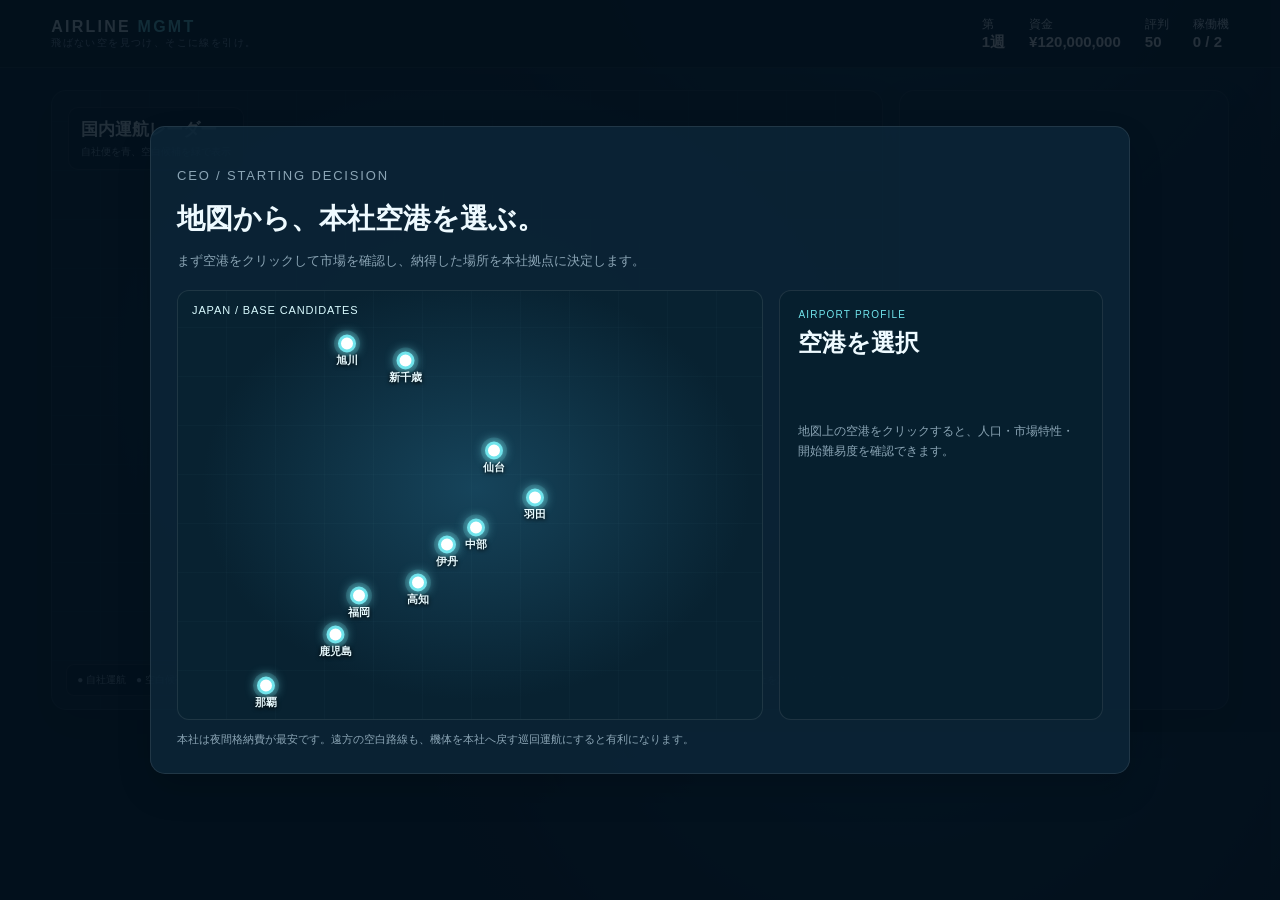
<file: prototype/game.html>
<!doctype html><html lang="ja"><head><meta charset="utf-8"><meta name="viewport" content="width=device-width,initial-scale=1"><title>飛ばない空を見つけろ — AIRLINE MGMT</title><style>
:root{--bg:#071826;--panel:#0d2739;--line:#ffffff18;--ink:#eefaff;--muted:#8ba5b5;--cyan:#71e4ec;--green:#5ee6a8;--amber:#f8ce63;--red:#ff7b8d}*{box-sizing:border-box}body{margin:0;background:radial-gradient(circle at 70% -15%,#19627b70,transparent 40%),var(--bg);color:var(--ink);font-family:Arial,'Yu Gothic',sans-serif}.top{height:68px;padding:0 4vw;display:flex;align-items:center;justify-content:space-between;border-bottom:1px solid var(--line);background:#061624ee}.logo{font-weight:900;letter-spacing:.14em}.logo span{color:var(--cyan)}.tag{font-size:10px;color:var(--muted);letter-spacing:.14em}.statbar{display:flex;gap:24px;font-size:12px}.statbar b{display:block;color:#fff;font-size:15px}.shell{max-width:1480px;margin:auto;padding:22px 4vw}.game{display:grid;grid-template-columns:minmax(0,1fr) 330px;gap:16px}.card{background:#0c2638df;border:1px solid var(--line);border-radius:15px;box-shadow:0 16px 35px #0002}.map{height:620px;position:relative;overflow:hidden;background:radial-gradient(ellipse at 51% 46%,#16445b,#082231 65%)}.map:before{content:'';position:absolute;inset:0;background:repeating-linear-gradient(90deg,transparent 0,transparent 48px,#8ce1eb0b 49px),repeating-linear-gradient(0deg,transparent 0,transparent 48px,#8ce1eb0b 49px)}.map-head{position:absolute;z-index:3;top:16px;left:16px;background:#061827d9;border:1px solid var(--line);border-radius:10px;padding:10px 12px}.map-head h1{margin:0;font-size:17px}.map-head p{font-size:10px;color:var(--muted);margin:4px 0 0}.route-line{position:absolute;height:2px;background:linear-gradient(90deg,var(--cyan),#6d7cff);transform-origin:0 50%;opacity:.8;box-shadow:0 0 8px #5ce1ee}.route-line.warn{background:var(--amber)}.plane{position:absolute;color:#fff;font-size:15px;text-shadow:0 0 8px var(--cyan);z-index:2}.airport{position:absolute;z-index:2;transform:translate(-50%,-50%);border:0;background:transparent;color:#d9fbff;cursor:pointer;font-size:11px;font-weight:bold;text-shadow:0 1px 4px #000}.airport i{display:block;margin:auto;width:13px;height:13px;border:3px solid var(--cyan);background:#fff;border-radius:50%;box-shadow:0 0 0 4px #75e5ed28,0 0 14px #75e5ed}.airport:hover i,.airport.active i{background:var(--cyan);transform:scale(1.25)}.airport small{display:block;color:#9bc8d2;margin-top:4px}.map-foot{position:absolute;z-index:3;bottom:13px;left:14px;right:14px;display:flex;justify-content:space-between;border:1px solid var(--line);background:#061827d9;border-radius:8px;padding:8px 10px;color:var(--muted);font-size:10px}.side{padding:15px}.side h2{font-size:16px;margin:0}.side p{font-size:11px;line-height:1.55;color:var(--muted)}.market{padding:10px;border:1px solid var(--line);border-radius:10px;background:#061d2c7a;margin:10px 0}.market b{font-size:13px}.market small{display:block;color:var(--muted);font-size:10px;margin-top:4px}.gap{color:var(--green)}.blocked{color:var(--red)}.field{margin-top:12px}.field label{display:block;font-size:10px;color:#abc6d1;font-weight:bold;margin-bottom:5px}.field select,.field input{width:100%;padding:9px;border-radius:7px;border:1px solid var(--line);background:#061827;color:#fff;font:inherit;font-size:12px}.row{display:grid;grid-template-columns:1fr 1fr;gap:8px}.btn{margin-top:12px;width:100%;border:0;border-radius:8px;padding:10px;background:var(--cyan);color:#05212d;font-weight:bold;cursor:pointer}.btn.secondary{background:#ffffff10;color:#d9f5f8;border:1px solid var(--line)}.routes{border-top:1px solid var(--line);margin-top:13px;padding-top:12px;max-height:195px;overflow:auto}.route{padding:9px 0;border-bottom:1px solid #ffffff0d;font-size:11px}.route b{display:block}.route span{color:var(--muted);font-size:10px}.modal{position:fixed;inset:0;z-index:10;display:grid;place-items:center;background:#03101bdd}.modal.hide{display:none}.start{width:min(840px,92vw);padding:30px}.start h1{font-size:30px;margin:0}.start h1 span{color:var(--cyan)}.start>p{color:var(--muted);font-size:13px;line-height:1.65}.bases{display:grid;grid-template-columns:repeat(3,1fr);gap:12px;margin-top:20px}.base{padding:16px;text-align:left;border-radius:12px;border:1px solid var(--line);background:#ffffff06;color:#fff;cursor:pointer}.base:hover{border-color:var(--cyan);background:#71e4ec13}.base b{font-size:16px}.base small{display:block;color:var(--muted);margin:6px 0;font-size:11px}.base em{font-style:normal;color:var(--green);font-size:11px}.result{margin-top:12px;padding:10px;border-radius:8px;background:#5ee6a810;color:#c7f9df;font-size:11px;line-height:1.5}.turn{font-size:12px;color:var(--muted)}.toast{position:fixed;right:20px;bottom:20px;z-index:12;background:#0d3948;border:1px solid #71e4ec88;border-radius:9px;padding:12px;opacity:0;transform:translateY(10px);transition:.2s;font-size:12px}.toast.show{opacity:1;transform:none}@media(max-width:980px){.game{grid-template-columns:1fr}.map{height:520px}.statbar{gap:10px}.bases{grid-template-columns:1fr}}@media(max-width:600px){.nav{display:none}.statbar{font-size:10px}.shell{padding:15px}.map{height:480px}.start{padding:22px}.start h1{font-size:24px}}
</style></head><body><header class="top"><div><div class="logo">AIRLINE <span>MGMT</span></div><div class="tag">飛ばない空を見つけ、そこに線を引け。</div></div><div class="statbar"><div>第 <b id="week">1週</b></div><div>資金 <b id="cash">¥120,000,000</b></div><div>評判 <b id="rep">50</b></div><div>稼働機 <b id="fleet">0 / 2</b></div></div></header><main class="shell"><section class="game"><div class="card map" id="map"><div class="map-head"><h1>国内運航レーダー</h1><p>自社便を青、空白候補を緑で表示</p></div><div id="mapRoutes"></div><div id="mapAirports"></div><div class="map-foot"><span>● 自社運航　● 空白候補　● 大手本丸</span><span id="baseLabel">本社を選択してください</span></div></div><aside class="card side"><div id="panel"></div></aside></section></main><div class="modal" id="start"><section class="card start"><p class="tag">CEO / STARTING DECISION</p><h1>どの空港から<span>空白</span>を飛ぶ？</h1><p>本社は夜間格納費を決め、最初に見つかる市場を変えます。小型ジェット2機、初期資金1億2,000万円で開始します。</p><div class="bases"><button class="base" onclick="startGame('旭川')"><b>旭川空港</b><small>ニッチ特化 / 新千歳の影</small><em>夜間格納 1　難易度：中</em></button><button class="base" onclick="startGame('仙台')"><b>仙台空港</b><small>地方ハブ / 空白に近い</small><em>夜間格納 1　難易度：低</em></button><button class="base" onclick="startGame('福岡')"><b>福岡空港</b><small>需要大 / 中堅と衝突</small><em>夜間格納 1　難易度：中</em></button></div></section></div><div class="toast" id="toast"></div><script>
const A={旭川:[29,14,0.33,'AKJ',0],新千歳:[39,18,1.4,'CTS',1],仙台:[54,39,2.3,'SDJ',0],羽田:[61,50,14.0,'HND',2],中部:[51,57,7.5,'NGO',1],伊丹:[46,61,8.8,'ITM',2],高知:[41,70,.69,'KCZ',0],福岡:[31,73,5.1,'FUK',1],鹿児島:[27,82,1.58,'KOJ',0],那覇:[15,94,1.46,'OKA',1]};const gaps=new Set(['旭川-仙台','仙台-高知','高知-那覇','鹿児島-仙台','旭川-福岡','仙台-鹿児島']);let S={base:null,cash:120000000,rep:50,week:1,routes:[],selected:'仙台'};const map=document.getElementById('map');
function pos(n){return{x:A[n][0],y:A[n][1]}}function routeKey(a,b){return[a,b].sort().join('-')}function toast(t){const e=document.getElementById('toast');e.textContent=t;e.classList.add('show');setTimeout(()=>e.classList.remove('show'),2600)}function startGame(base){S.base=base;S.selected=base;document.getElementById('start').classList.add('hide');render()}function distance(a,b){const p=pos(a),q=pos(b);return Math.hypot(p.x-q.x,p.y-q.y)*18}function render(){document.getElementById('week').textContent=S.week+'週';document.getElementById('cash').textContent='¥'+Math.round(S.cash).toLocaleString();document.getElementById('rep').textContent=S.rep;document.getElementById('fleet').textContent=S.routes.length+' / 2';document.getElementById('baseLabel').textContent='本社：'+S.base+'空港　夜間格納費 ×1';const ap=document.getElementById('mapAirports');ap.innerHTML=Object.entries(A).map(([n,v])=>`<button class="airport ${S.selected===n?'active':''}" style="left:${v[0]}%;top:${v[1]}%" onclick="selectAirport('${n}')"><i></i>${n}<small>${v[3]} / ${v[2]}百万人</small></button>`).join('');const rl=document.getElementById('mapRoutes');rl.innerHTML=S.routes.map((r,i)=>{const p=pos(r.from),q=pos(r.to),dx=q.x-p.x,dy=q.y-p.y,len=Math.hypot(dx,dy),angle=Math.atan2(dy,dx)*180/Math.PI;return`<span class="route-line" style="left:${p.x}%;top:${p.y}%;width:${len}%;transform:rotate(${angle}deg)"></span><span class="plane" style="left:${p.x+dx*.54}%;top:${p.y+dy*.54}%">✈</span>`}).join('');renderPanel()}function selectAirport(n){S.selected=n;render()}function candidates(){return Object.keys(A).filter(n=>n!==S.base).map(n=>({n,gap:gaps.has(routeKey(S.base,n)),d:Math.round(distance(S.base,n))})).sort((a,b)=>b.gap-a.gap)}function renderPanel(){const c=candidates();const routes=S.routes.map(r=>`<div class="route"><b>${r.type==='loop'?'巡回 ':'往復 '}${r.from} → ${r.to}${r.stop?' → '+r.stop:''}</b><span>${r.frequency}便/週　${r.service}　${r.price}　予想 ¥${r.profit.toLocaleString()}/週</span></div>`).join('')||'<p>まだ路線はありません。地図の空港を選び、試験便を作りましょう。</p>';document.getElementById('panel').innerHTML=`<h2>${S.selected}空港</h2><p>人口 ${A[S.selected][2]}百万人。${S.selected===S.base?'本社拠点：格納費 ×1':'一般空港：夜間格納費 ×5'}</p><div class="market"><b class="${gaps.has(routeKey(S.base,S.selected))?'gap':'blocked'}">${gaps.has(routeKey(S.base,S.selected))?'空白候補：大手が薄い':'競合市場：大手・中堅が運航中'}</b><small>拠点から約${Math.round(distance(S.base,S.selected))}km。遠距離ほど大空港が選ばれやすいが、便数を作れば逆転できます。</small></div><div class="field"><label>運航方式</label><select id="mode"><option value="return">往復便（毎晩、本社へ帰る）</option><option value="loop">巡回便（第2市場を折りたたむ）</option></select></div><div class="field"><label>到着空港</label><select id="dest">${Object.keys(A).filter(n=>n!==S.base).map(n=>`<option ${n===S.selected?'selected':''}>${n}</option>`).join('')}</select></div><div class="field" id="stopField"><label>巡回の第2市場（巡回時のみ）</label><select id="stop">${Object.keys(A).filter(n=>n!==S.base&&n!==S.selected).map(n=>`<option ${n==='高知'?'selected':''}>${n}</option>`).join('')}</select></div><div class="row"><div class="field"><label>便数/週</label><select id="freq"><option value="3">3便</option><option value="7">7便</option></select></div><div class="field"><label>価格帯</label><select id="price"><option>早割</option><option selected>普通</option><option>高単価</option></select></div></div><div class="row"><div class="field"><label>サービス</label><select id="service"><option>ベーシック</option><option selected>スタンダード</option><option>フルサービス</option></select></div><div class="field"><label>戦術</label><select id="tactic"><option>ニッチ</option><option>価格</option><option>サービス</option></select></div></div><button class="btn" onclick="planRoute()">路線を試案に追加</button><button class="btn secondary" onclick="advanceWeek()">今週を運航する</button><div class="routes"><h2>運航中の路線</h2>${routes}</div>`;document.getElementById('mode').onchange=e=>document.getElementById('stopField').style.opacity=e.target.value==='loop'?1:.35}
function planRoute(){if(S.routes.length>=2)return toast('機材2機がすべて使用中です。黒字化して追加機材を購入しましょう。');const type=document.getElementById('mode').value,to=document.getElementById('dest').value,stop=type==='loop'?document.getElementById('stop').value:null,freq=+document.getElementById('freq').value,price=document.getElementById('price').value,service=document.getElementById('service').value,tactic=document.getElementById('tactic').value;let markets=[to];if(stop)markets.push(stop);const demand=markets.reduce((s,n)=>s+A[n][2],0)*1000000;const gapBonus=markets.some(n=>gaps.has(routeKey(S.base,n)))?1.25:.72;const priceFactor=price==='高単価'?1.16:price==='早割'?.87:1;const serviceCost=service==='フルサービス'?1.22:service==='ベーシック'?.87:1;const night=type==='loop'?1:1;const profit=Math.round((demand*.0023*freq*gapBonus*priceFactor)-(demand*.0012*freq*serviceCost)-(night*260000));S.routes.push({from:S.base,to,stop,type,frequency:freq,price,service,tactic,profit});toast(type==='loop'?'巡回ダイヤを作成。外泊を避けて2市場を結びます。':'往復便を作成。本社に帰還する安全な運用です。');render()}function advanceWeek(){if(!S.routes.length)return toast('まずは試験便を作成してください。');let p=S.routes.reduce((s,r)=>s+r.profit,0);S.cash+=p;S.week++;S.rep+=p>0?2:-2;if(S.week%4===1)toast(`月次決算：¥${p.toLocaleString()}。空白市場を伸ばすか、第2拠点を検討しましょう。`);else toast(`週次運航完了：¥${p.toLocaleString()}。`);render()}
</script></body></html>
<script>
/* Gameplay loop expansion: aircraft, daily operations, and aircraft purchases. */
window.startGame = function(base) {
  S.base = base; S.selected = base; S.day = 1;
  S.planes = [
    { id: 'JA01AM', name: '小型ジェット SJ-74', seats: 74, dailyCost: 420000, assigned: null },
    { id: 'JA02AM', name: '小型ジェット SJ-74', seats: 74, dailyCost: 420000, assigned: null },
  ];
  document.getElementById('start').classList.add('hide'); render();
};
window.render = function() {
  document.getElementById('week').textContent = `${S.week}週 ${S.day || 1}日目`;
  document.getElementById('cash').textContent = `¥${Math.round(S.cash).toLocaleString()}`;
  document.getElementById('rep').textContent = S.rep;
  document.getElementById('fleet').textContent = `${S.planes.filter(p => p.assigned).length} / ${S.planes.length}`;
  document.getElementById('baseLabel').textContent = `本社：${S.base}空港　夜間格納費 ×1`;
  document.getElementById('mapAirports').innerHTML = Object.entries(A).map(([n,v]) => `<button class="airport ${S.selected===n?'active':''}" style="left:${v[0]}%;top:${v[1]}%" onclick="selectAirport('${n}')"><i></i>${n}<small>${v[3]} / ${v[2]}百万人</small></button>`).join('');
  document.getElementById('mapRoutes').innerHTML = S.routes.map(r => { const p=pos(r.from),q=pos(r.to),dx=q.x-p.x,dy=q.y-p.y,len=Math.hypot(dx,dy),angle=Math.atan2(dy,dx)*180/Math.PI; return `<span class="route-line" style="left:${p.x}%;top:${p.y}%;width:${len}%;transform:rotate(${angle}deg)"></span><span class="plane" style="left:${p.x+dx*.54}%;top:${p.y+dy*.54}%">✈</span>`; }).join('');
  renderPanel();
};
window.renderPanel = function() {
  const free = S.planes.filter(p => !p.assigned);
  const routeList = S.routes.map(r => `<div class="route"><b>${r.plane}　${r.type==='loop'?'巡回':'往復'} ${r.from} → ${r.to}${r.stop?' → '+r.stop:''}</b><span>${r.frequency}便/週　日次予想 ¥${r.dailyProfit.toLocaleString()}</span></div>`).join('') || '<p>便はまだありません。機材を選び、最初の試験便を作りましょう。</p>';
  const candidates = Object.keys(A).filter(n => n !== S.base).map(n => ({n, gap:gaps.has(routeKey(S.base,n)), d:Math.round(distance(S.base,n))})).sort((a,b)=>b.gap-a.gap);
  const selectedCandidate = candidates.find(c=>c.n===S.selected) || candidates[0];
  document.getElementById('panel').innerHTML = `<h2>${S.selected}空港</h2><p>人口 ${A[S.selected][2]}百万人。${S.selected===S.base?'本社拠点：格納費 ×1':'一般空港：夜間格納費 ×5'}</p><div class="market"><b class="${selectedCandidate.gap?'gap':'blocked'}">${selectedCandidate.gap?'空白候補：大手が薄い':'競合市場：大手・中堅が運航中'}</b><small>拠点から約${selectedCandidate.d}km。便が少ない地域ほど小型機の新規参入余地があります。</small></div><div class="field"><label>使用機材</label><select id="plane">${free.length ? free.map(p=>`<option value="${p.id}">${p.id} / ${p.name}・${p.seats}席</option>`).join('') : '<option>空き機材なし</option>'}</select></div><div class="field"><label>運航方式</label><select id="mode"><option value="return">往復便（毎晩、本社へ帰る）</option><option value="loop">巡回便（第2市場を折りたたむ）</option></select></div><div class="field"><label>到着空港</label><select id="dest">${candidates.map(c=>`<option ${c.n===S.selected?'selected':''}>${c.n}</option>`).join('')}</select></div><div class="row"><div class="field"><label>便数/週</label><select id="freq"><option value="3">3便</option><option value="7">7便</option></select></div><div class="field"><label>価格帯</label><select id="price"><option>早割</option><option selected>普通</option><option>高単価</option></select></div></div><div class="row"><div class="field"><label>サービス</label><select id="service"><option>ベーシック</option><option selected>スタンダード</option><option>フルサービス</option></select></div><div class="field"><label>戦術</label><select id="tactic"><option>ニッチ</option><option>価格</option><option>サービス</option></select></div></div><button class="btn" onclick="planRoute()">② 便を作成する</button><button class="btn secondary" onclick="advanceDay()">④ 1日を運航する</button><div class="routes"><h2>保有機材</h2>${S.planes.map(p=>`<div class="route"><b>${p.id}　${p.name}</b><span>${p.assigned?`運航中：${p.assigned}`:'待機中 / 新規便に使用可能'}</span></div>`).join('')}<button class="btn secondary" onclick="buyPlane()">③ 小型ジェットを購入　¥64,000,000</button><h2>運航中の便</h2>${routeList}</div>`;
  document.querySelector('[onclick="buyPlane()"]').textContent = '③ 小型ジェットを購入　¥150,000,000';
};
window.planRoute = function() {
  const planeId = document.getElementById('plane').value;
  const plane = S.planes.find(p=>p.id===planeId && !p.assigned);
  if (!plane) return toast('空き機材がありません。資金を貯めて機材を購入してください。');
  const to=document.getElementById('dest').value, type=document.getElementById('mode').value, freq=+document.getElementById('freq').value, price=document.getElementById('price').value, service=document.getElementById('service').value, tactic=document.getElementById('tactic').value;
  const demand=(A[to][2]+A[S.base][2])*1000000, gapBonus=gaps.has(routeKey(S.base,to))?1.34:.70, priceFactor=price==='高単価'?1.15:price==='早割'?.88:1, serviceCost=service==='フルサービス'?1.18:service==='ベーシック'?.88:1;
  const nightly = type==='return'?120000:560000;
  // 需要（人）から日次の売上を概算。空白市場は競合の値下げを受けにくい。
  const dailyProfit=Math.round((demand*.10*freq*gapBonus*priceFactor)-(plane.dailyCost*freq/7*serviceCost)-nightly);
  const flight={from:S.base,to,type,frequency:freq,price,service,tactic,plane:plane.id,dailyProfit};
  S.routes.push(flight); plane.assigned=`${S.base}–${to}`;
  toast(`${plane.id} を ${S.base}—${to} 線へ配属。日次予想 ¥${dailyProfit.toLocaleString()}。`); render();
};
window.advanceDay = function() {
  if (!S.routes.length) return toast('先に便を作成してください。');
  const profit=S.routes.reduce((sum,r)=>sum+r.dailyProfit,0); S.cash+=profit; S.day=(S.day||1)+1;
  if (S.day>7) { S.day=1; S.week++; S.rep+=profit>=0?1:-1; }
  toast(`運航完了：本日の収支 ¥${profit.toLocaleString()}。資金は ¥${Math.round(S.cash).toLocaleString()}。`); render();
};
window.buyPlane = function() {
  const cost=150000000; if(S.cash<cost) return toast(`機材購入にはあと ¥${(cost-S.cash).toLocaleString()} 必要です。`);
  S.cash-=cost; const id=`JA${String(S.planes.length+1).padStart(2,'0')}AM`; S.planes.push({id,name:'小型ジェット SJ-74',seats:74,dailyCost:420000,assigned:null}); toast(`${id} を購入。新しい路線を作れます。`); render();
};
</script>
<script>
/* Base selection is a map-first decision: inspect an airport, then confirm it. */
(() => {
  const launchGame = window.startGame;
  const baseTraits = {
    '旭川':'ニッチ特化 / 格納費が安い。新千歳の便の厚さをどう避けるかが鍵。',
    '仙台':'地方ハブ / 東北・四国・九州の空白市場を試しやすい。',
    '福岡':'需要大 / 利益を作りやすいが、中堅航空会社との競合も強い。',
    '新千歳':'観光・季節型 / 冬季の気象リスクと高い需要を併せ持つ。',
    '羽田':'最大需要 / 大手の本丸。拠点としては高難度。',
    '中部':'中部圏 / 東西をつなぐ準幹線への足がかり。',
    '伊丹':'西日本 / 都市需要は大きいが、競合も密集する。',
    '高知':'地域密着 / 小さな市場を巡回便に組み込みやすい。',
    '鹿児島':'南九州 / 離島・観光の需要を取り込める。',
    '那覇':'リゾート / 高単価が狙える一方で天候変動が大きい。'
  };
  const style = document.createElement('style');
  style.textContent = `.base-picker{width:min(980px,94vw);padding:26px}.base-picker h1{font-size:28px;margin:0}.base-picker>p{color:var(--muted);font-size:13px;line-height:1.6}.base-picker-grid{display:grid;grid-template-columns:minmax(0,1.45fr) minmax(260px,.8fr);gap:16px;margin-top:18px}.base-radar{height:430px;position:relative;overflow:hidden;border:1px solid var(--line);border-radius:12px;background:radial-gradient(ellipse at 51% 46%,#16445b,#082231 65%)}.base-radar:before{content:'';position:absolute;inset:0;background:repeating-linear-gradient(90deg,transparent 0,transparent 48px,#8ce1eb0b 49px),repeating-linear-gradient(0deg,transparent 0,transparent 48px,#8ce1eb0b 49px)}.base-radar-head{position:absolute;top:13px;left:14px;z-index:2;color:#d9fbff;font-size:11px;letter-spacing:.08em}.base-pin{position:absolute;z-index:2;transform:translate(-50%,-50%);border:0;background:transparent;color:#e8fbff;text-shadow:0 1px 4px #000;cursor:pointer;font-size:11px;font-weight:bold}.base-pin:before{content:'';display:block;margin:auto;width:12px;height:12px;border:3px solid var(--cyan);border-radius:50%;background:#fff;box-shadow:0 0 0 4px #75e5ed28,0 0 12px #75e5ed}.base-pin:hover:before,.base-pin.active:before{background:var(--cyan);transform:scale(1.25)}.base-info{padding:18px;border:1px solid var(--line);border-radius:12px;background:#061d2c9e}.base-info .eyebrow{font-size:10px;color:var(--cyan);letter-spacing:.12em}.base-info h2{margin:7px 0 3px;font-size:24px}.base-info p{min-height:96px;color:var(--muted);font-size:12px;line-height:1.7}.base-info dl{margin:16px 0}.base-info dt{font-size:10px;color:#9bc8d2}.base-info dd{margin:3px 0 11px;font-size:13px}.base-info .empty{color:var(--muted);padding-top:50px}.base-picker-note{font-size:11px;color:var(--muted);margin-top:12px}@media(max-width:760px){.base-picker-grid{grid-template-columns:1fr}.base-radar{height:390px}}`;
  document.head.appendChild(style);
  window.chooseBaseAirport = function(name) { S.startSelected = name; window.renderBasePicker(); };
  window.confirmBaseAirport = function() { if (!S.startSelected) return; launchGame(S.startSelected); };
  window.renderBasePicker = function() {
    const selected = S.startSelected;
    const info = selected ? `<div class="eyebrow">AIRPORT PROFILE</div><h2>${selected}空港</h2><div class="tag">${A[selected][3]} / 周辺人口 ${A[selected][2]}百万人</div><p>${baseTraits[selected]}<br>本社にすると、この空港での夜間格納費は最安になります。</p><dl><dt>開始難易度</dt><dd>${selected==='羽田'||selected==='伊丹'?'高':'中'}</dd><dt>最初の行動</dt><dd>周辺の空港を選び、空白候補の試験便を作成</dd></dl><button class="btn" onclick="confirmBaseAirport()">この空港を本社拠点にする</button>` : `<div class="eyebrow">AIRPORT PROFILE</div><h2>空港を選択</h2><p class="empty">地図上の空港をクリックすると、人口・市場特性・開始難易度を確認できます。</p>`;
    document.getElementById('start').innerHTML = `<section class="card base-picker"><p class="tag">CEO / STARTING DECISION</p><h1>地図から、本社空港を<span>選ぶ。</span></h1><p>まず空港をクリックして市場を確認し、納得した場所を本社拠点に決定します。</p><div class="base-picker-grid"><div class="base-radar"><div class="base-radar-head">JAPAN / BASE CANDIDATES</div>${Object.entries(A).map(([name,v])=>`<button class="base-pin ${selected===name?'active':''}" style="left:${v[0]}%;top:${v[1]}%" onclick="chooseBaseAirport('${name}')">${name}</button>`).join('')}</div><aside class="base-info">${info}</aside></div><div class="base-picker-note">本社は夜間格納費が最安です。遠方の空白路線も、機体を本社へ戻す巡回運航にすると有利になります。</div></section>`;
  };
  window.renderBasePicker();
})();
</script>
<script>
/* Explicit event binding keeps the map markers interactive even when inline handlers are unavailable. */
(() => {
  const renderPicker = window.renderBasePicker;
  const confirmPicker = window.confirmBaseAirport;
  const clickStyle = document.createElement('style');
  clickStyle.textContent = '.base-radar:before{pointer-events:none}.base-pin{pointer-events:auto;touch-action:manipulation}.base-pin:focus-visible{outline:2px solid #fff;outline-offset:5px}';
  document.head.appendChild(clickStyle);
  window.renderBasePicker = function() {
    renderPicker();
    document.querySelectorAll('.base-pin').forEach(pin => {
      pin.onclick = null;
      pin.addEventListener('click', () => {
        S.startSelected = pin.textContent.trim();
        window.renderBasePicker();
      });
    });
    const confirm = document.querySelector('[onclick="confirmBaseAirport()"]');
    if (confirm) {
      confirm.onclick = null;
      confirm.addEventListener('click', () => confirmPicker());
    }
  };
  window.renderBasePicker();
})();
</script>
</file>
